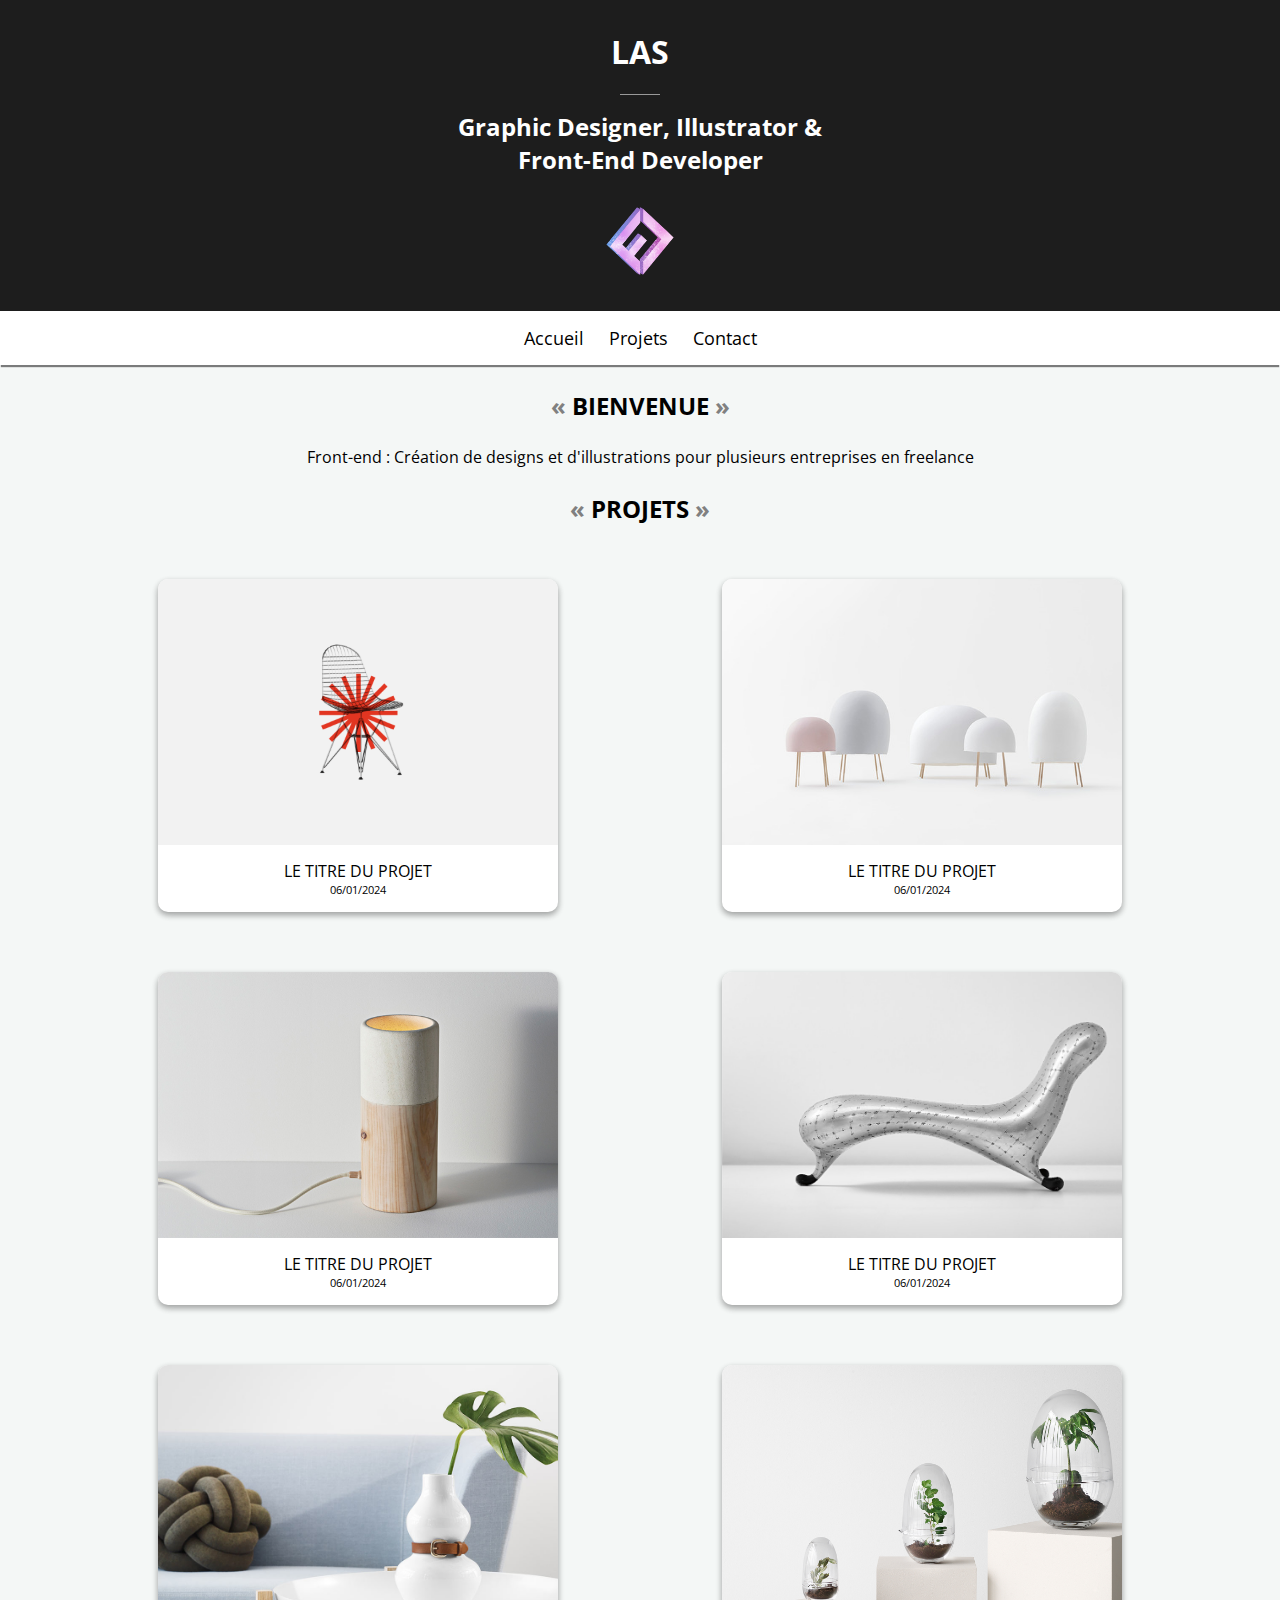
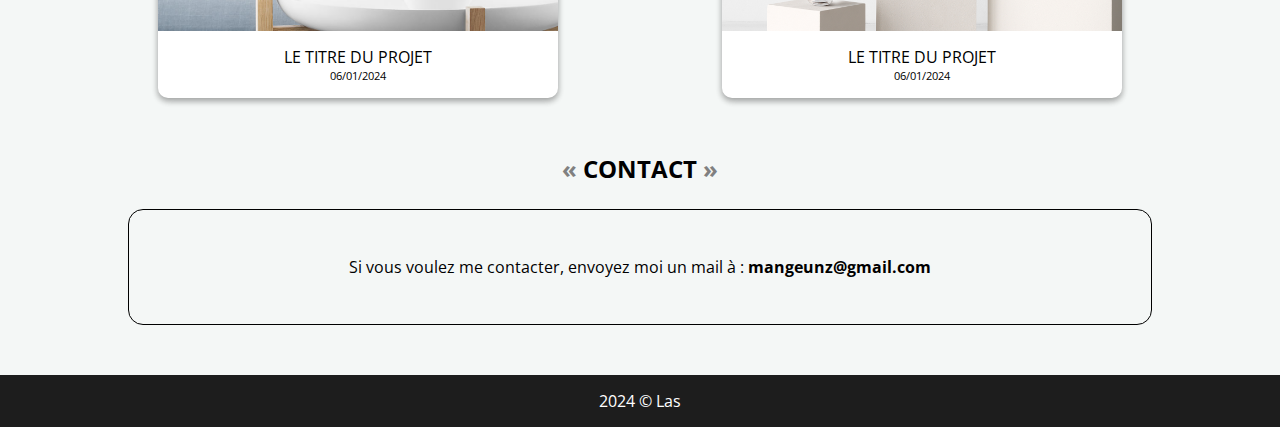
<file: index.html>
<!DOCTYPE html>
<html lang="en">
<head>
    <meta charset="UTF-8">
    <meta name="viewport" content="width=device-width, initial-scale=1.0">
    <link rel="stylesheet" href="/Design/default.css">
    <link rel="preconnect" href="https://fonts.googleapis.com">
    <link rel="preconnect" href="https://fonts.gstatic.com" crossorigin>
    <link href="https://fonts.googleapis.com/css2?family=Open+Sans:wght@300&display=swap" rel="stylesheet">
    <title>Portfolio | Accueil</title>
</head>

    <body>

        <!-- ENTETE -->
        <header>

            <!-- PRENOM & NOM -->
            <h1>LAS</h1>

            <span class="separator"></span>

            <!-- STATUT -->
            <h2>Graphic Designer, Illustrator & Front-End Developer</h2>

            <!-- LOGO -->
                <img src="pictures/logo.png" alt="Logo" title="Ceci est mon logo" id="logo">

        </header>
        
        <!-- MENU -->
        <nav>
            <ul>
                <li><a href="index.html" title="Aller à l'accueil" target="_blank">Accueil</a></li>
                <li><a href="#projets" title="Projets">Projets</a></li>
                <li><a href="#contact" title="Contact">Contact</a></li>
            </ul>
        </nav>

    <div class="contener">
        <!-- PRESENTATION -->
        <section>

            <h3>Bienvenue</h3>
            <p>Front-end : Création de designs et d'illustrations pour plusieurs entreprises en freelance</p>

        </section>

        <section>
           
            <h3>Projets</h3>

        <!-- CONTENEUR -->
        <div id="projets">

                <!-- PROJET 1 -->
                <div class="projet">
                    <a href="firstproject.html">
                        <div class="picture">
                            <img src="/pictures/illustration_1.png" alt="Mon premier projet">
                        </div>
                            <span>Le titre du projet</span>
                            <span class="date-project">06/01/2024</span>
                    </a>
                </div>

                <!-- PROJET 2 -->
                <div class="projet">
                    <a href="firstproject.html">
                        <div class="picture">
                            <img src="/pictures/illustration_2.jpg" alt="Mon premier projet">
                        </div>
                            <span>Le titre du projet</span>
                            <span class="date-project">06/01/2024</span>
                    </a>
                </div>

                <!-- PROJET 3 -->
                <div class="projet">
                    <a href="firstproject.html">
                        <div class="picture">
                            <img src="/pictures/illustration_3.jpg" alt="Mon premier projet">
                        </div>
                            <span>Le titre du projet</span>
                            <span class="date-project">06/01/2024</span>
                    </a>
                </div>

                <!-- PROJET 4 -->
                <div class="projet">
                    <a href="firstproject.html">
                        <div class="picture">
                            <img src="/pictures/illustration_4.jpg" alt="Mon premier projet">
                        </div>
                            <span>Le titre du projet</span>
                            <span class="date-project">06/01/2024</span>
                    </a>
                </div>

                <!-- PROJET 5 -->
                <div class="projet">
                    <a href="firstproject.html">
                        <div class="picture">
                            <img src="/pictures/illustration_5.jpg" alt="Mon premier projet">
                        </div>
                            <span>Le titre du projet</span>
                            <span class="date-project">06/01/2024</span>
                    </a>
                </div>

                <!-- PROJET 6 -->
                <div class="projet">
                    <a href="firstproject.html">
                        <div class="picture">
                            <img src="/pictures/illustration_6.jpg" alt="Mon premier projet">
                        </div>
                            <span>Le titre du projet</span>
                            <span class="date-project">06/01/2024</span>
                    </a>
            </div>

        </div>

        </section>

        <!-- CONTACT -->
        <section>

            <h3>Contact</h3>

            <div id="contact">
                <p>Si vous voulez me contacter, envoyez moi un mail à : <a href="mailto:mangeunz@gmail.com"><b>mangeunz@gmail.com</b></a></p>
            </div>

        </section>
        </div>

        <!-- BAS DE PAGE -->
        <footer>
            <span>2024 © Las</span>
        </footer>

    </body>

</html>
</file>
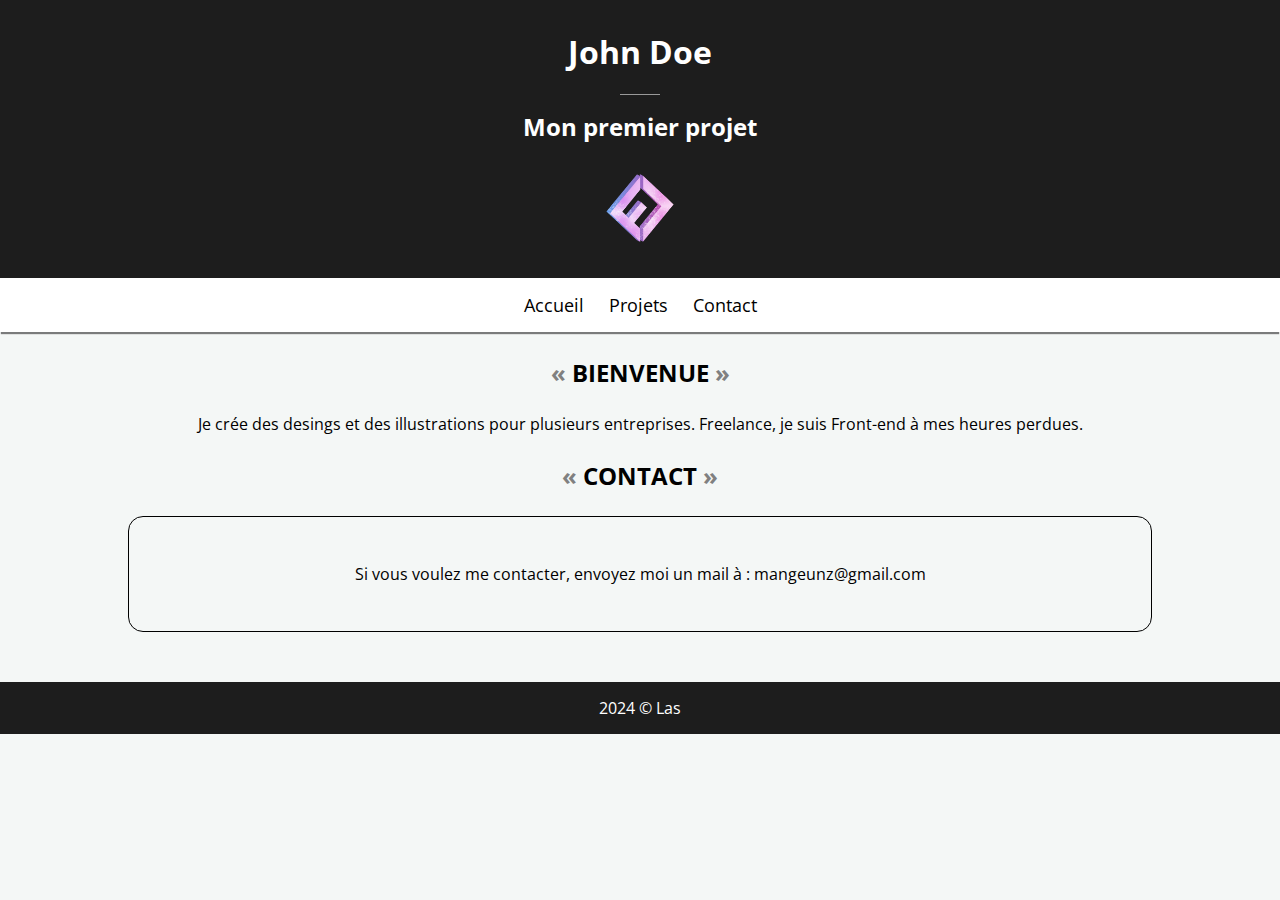
<file: firstproject.html>
<!DOCTYPE html>
<html lang="en">
<head>
    <meta charset="UTF-8">
    <meta name="viewport" content="width=device-width, initial-scale=1.0">
    <link rel="stylesheet" href="/Design/default.css">
    <link rel="preconnect" href="https://fonts.googleapis.com">
    <link rel="preconnect" href="https://fonts.gstatic.com" crossorigin>
    <link href="https://fonts.googleapis.com/css2?family=Open+Sans:wght@300&display=swap" rel="stylesheet">
    <title>Portfolio | First Project</title>
    
</head>

<body>

    <header>
        <h1>John Doe</h1>
        <span class="separator"></span>
        <h2>Mon premier projet</h2>
        <img src="/pictures/logo.png" alt="logo" id="logo">
    </header>

    <div class="contener"></div>
    <nav>
        <ul>
            <li><a href="index.html">Accueil</a></li>
            <li><a href="#projets">Projets</a></li>
            <li><a href="#contact">Contact</a></li>
        </ul>
    </nav>

    <div class="contener">
        <section>
            <h3>Bienvenue</h3>
            <p>Je crée des desings et des illustrations pour plusieurs entreprises. Freelance, je suis Front-end à mes heures perdues.</p>
        </section>

        <section>
            <h3>Contact</h3>
                <div id="contact">
                    <p>Si vous voulez me contacter, envoyez moi un mail à : <a href="mailto:mangeunz@gmail.com">mangeunz@gmail.com</a></p>
                </div>
        </section>
    </div>
        
                <footer>
                    <span>2024 © Las</span>
                </footer>

</body>
</html>
</file>
<file: Design/default.css>
body {
    font-family: 'Open Sans';
    background-color: #f4f7f6;
    margin: 0;} 

header {
    text-align: center;
    background-color: #1d1d1d;
    color: white;
    padding-bottom: 30px;}

h1 {
    margin-top: 0;
    padding-top: 30px;}

section {
    text-align: center;}

h2 {
    font-size: 1.5em;
    width: 400px;
    margin: auto;}  

h3:before{
    content: "« ";
    color: gray;
}

h3::after{
    content: " »";
    color: gray;
}

h3 {
    font-size: 1.5em;
    text-transform: uppercase;
    }

a {
    text-decoration: none;
    color: black;}

nav {
    text-align: center;
    background-color: white;
    box-shadow: 0px 3px 1px -1px rgba(0, 0, 0, 0.5);
    font-size: 1.1em;
    padding: 15px;}

li:hover {
    font-weight: bold;}

ul  {
    padding: 0;
    display: inline;}

li {
    list-style-type: none;
    display: inline;
    margin-left: 10px;
    margin-right: 10px;}

footer {
    background-color: #1d1d1d;
    color: white;
    text-align: center;
    padding: 15px;}

* {
    box-sizing: border-box;}


/* POLICES */
@font-face {
    font-family: coolvetica;
    src: url(../Src/coolvetica.otf) format(truetype);}

/* ID */
#logo {
    margin-top: 30px;
    width: 70px;}

#contact {
    border: 1px black solid;
    border-radius: 15px;
    padding: 30px;
    margin-bottom: 50px;}

#projets {
    display: flex;
    flex-wrap: wrap;
    justify-content: space-between;
}

/* CLASSES */
.contener {
    width: 80%;
    margin: auto;}

.separator{
    width: 40px;
    height: 1px;
    margin: 15px auto;
    display: block;
    background-color: #999999;}

.projet {
    width: 400px;
    margin: 30px;
    display: inline-block;
    background-color: white;
    padding-bottom: 15px;
    border: 0px black solid;
    border-radius: 10px;
    overflow: hidden;
    box-shadow: 0 3px 6px rgba(0,0,0,0.16), 0 3px 6px rgba(0,0,0,0.23);
    }

.projet:hover {
    box-shadow: 0 14px 28px rgba(0,0,0,0.25), 0 10px 10px rgba(0,0,0,0.22);
    transition: 0.3s;
}

.projet img {
    min-width: 400px;
    height: 266px;
}

.projet .date-project {
    font-size: 0.7em;
}

.projet span {
    text-transform: uppercase;
    display: block;
}

.picture {
    width: 400px;
    height: 266px;
    overflow: hidden;
    margin-bottom: 15px;
}
</file>
